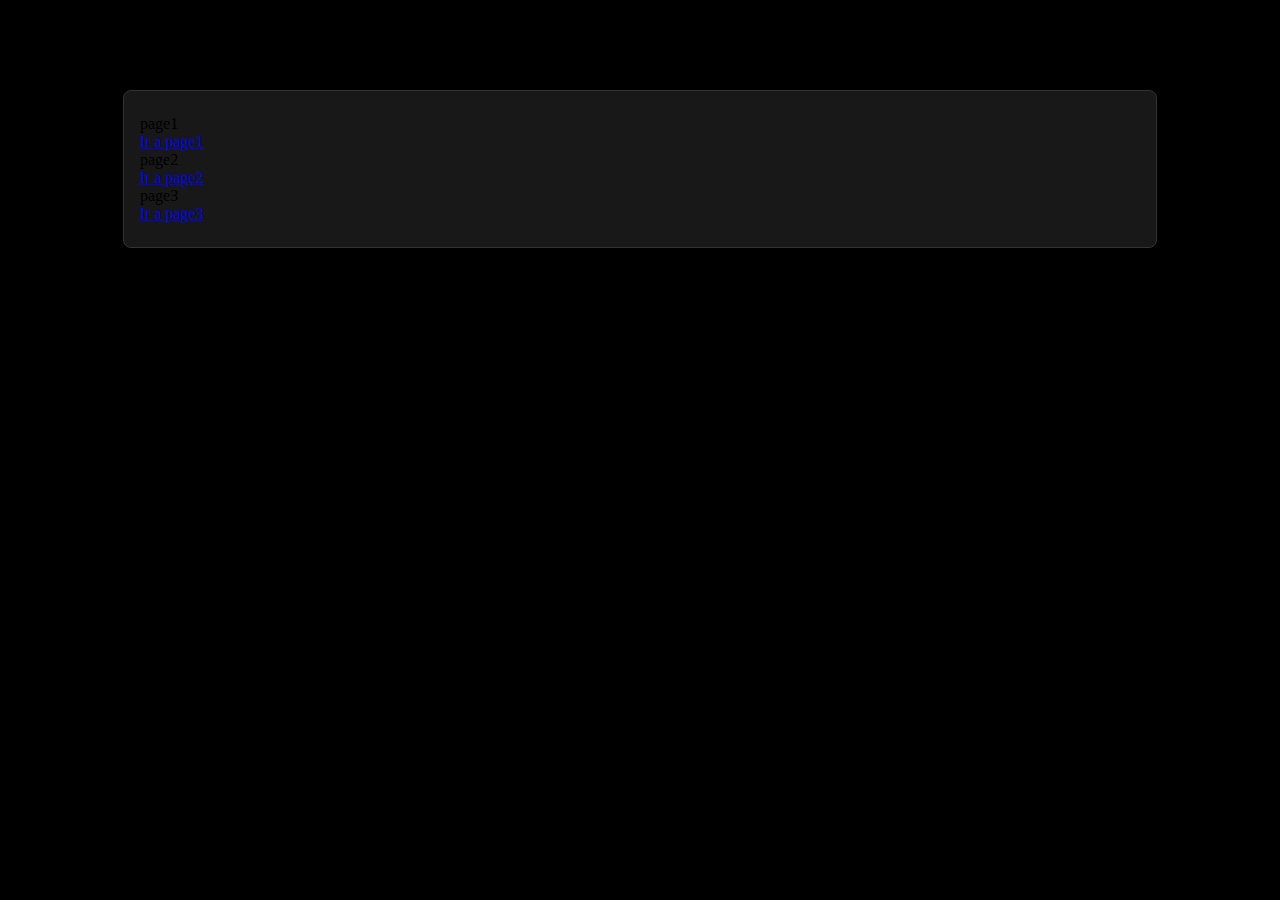
<file: index.html>
<!DOCTYPE html>
<html lang="es">
<head>
  <meta charset="UTF-8">
  <meta name="viewport" content="width=device-width, initial-scale=1.0">
  <title>3 Cards Animados</title>
  <link rel="stylesheet" href="style.css">
</head>
<body>
  <h1 class="main-title">Pagina Principal</h1>
  <div class="container">
    <div class="card">
      <div class="card-inner">
        <div class="card-front card-bg1">
          <span class="card-title">page1</span>
        </div>
        <div class="card-back">
          <a href="Nuñez-Delzo/page01.html">Ir a page1</a>
        </div>
      </div>
    </div>
    <div class="card">
      <div class="card-inner">
        <div class="card-front card-bg2">
          <span class="card-title">page2</span>
        </div>
        <div class="card-back">
          <a href="Mallqui-Cosme/page02.html">Ir a page2</a>
        </div>
      </div>
    </div>
    <div class="card">
      <div class="card-inner">
        <div class="card-front card-bg3">
          <span class="card-title">page3</span>
        </div>
        <div class="card-back">
          <a href="Solano-Ceras/page03.html">Ir a page3</a>
        </div>
      </div>
    </div>
  </div>
</body>
</html>
</file>
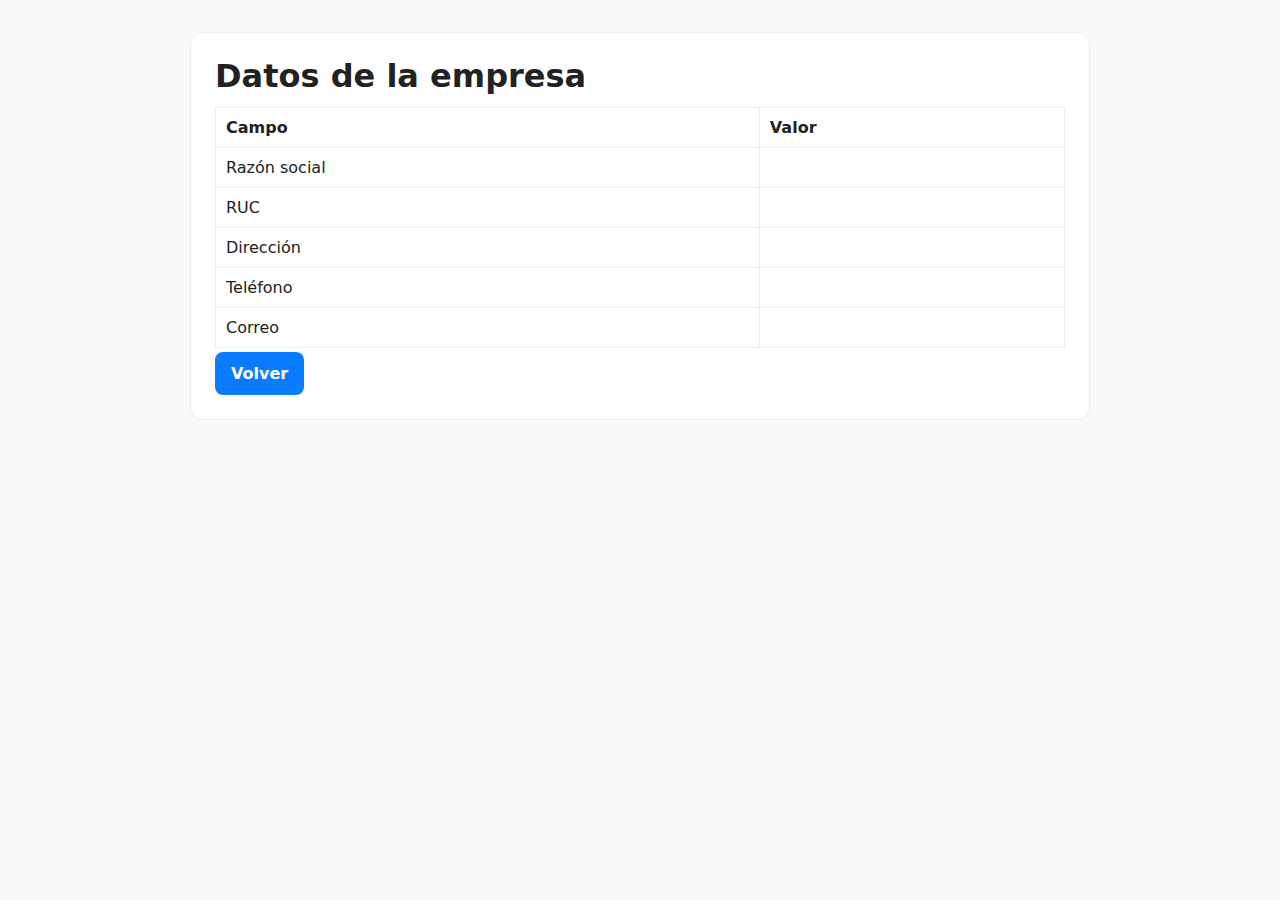
<file: empresa-resultado.html>
<!doctype html>
<html lang="es"><head>
  <meta charset="utf-8" /><meta name="viewport" content="width=device-width, initial-scale=1" />
  <title>Empresa — Resultado</title><link rel="stylesheet" href="styles.css" />
</head><body>
  <div class="container">
    <h1>Datos de la empresa</h1>
    <table class="table" id="tabla"></table>
    <div class="actions"><a class="btn" href="empresa.html">Volver</a></div>
  </div>
  <script>
    const p = new URLSearchParams(location.search);
    const rows = [
      ["Razón social", p.get("razon")],
      ["RUC", p.get("ruc")],
      ["Dirección", p.get("direccion")],
      ["Teléfono", p.get("telefono")],
      ["Correo", p.get("correo")]
    ];
    document.getElementById("tabla").innerHTML =
      `<tr><th>Campo</th><th>Valor</th></tr>` + rows.map(([k,v])=>`<tr><td>${k}</td><td>${v??""}</td></tr>`).join("");
  </script>
</body></html>
</file>
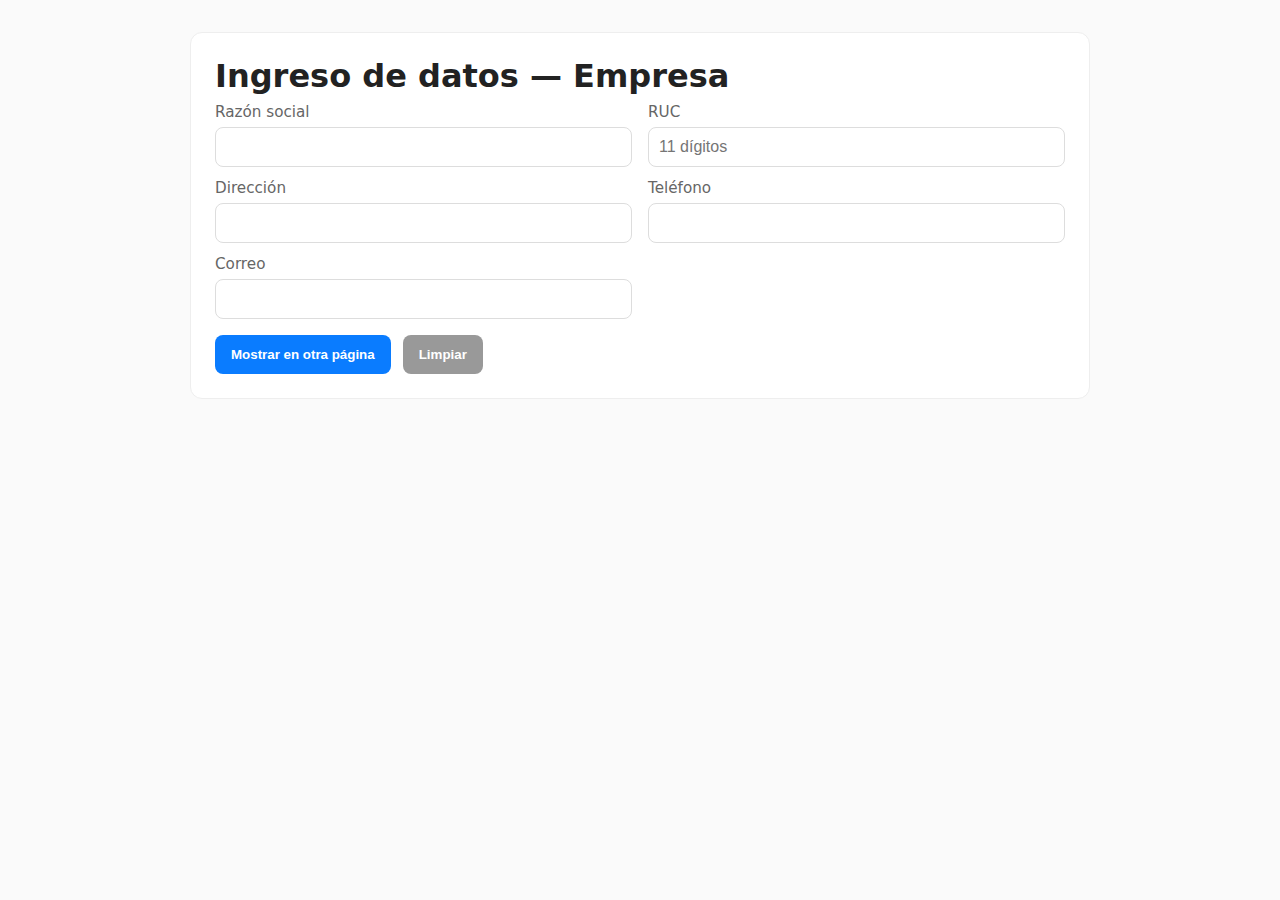
<file: empresa.html>
<!doctype html>
<html lang="es"><head>
  <meta charset="utf-8" /><meta name="viewport" content="width=device-width, initial-scale=1" />
  <title>Empresa — Ingreso</title><link rel="stylesheet" href="styles.css" />
</head><body>
  <div class="container">
    <h1>Ingreso de datos — Empresa</h1>
    <form action="empresa-resultado.html" method="get">
      <div class="form-row"><label for="razon">Razón social</label><input id="razon" name="razon" required /></div>
      <div class="form-row"><label for="ruc">RUC</label><input id="ruc" name="ruc" pattern="\\d{11}" placeholder="11 dígitos" required /></div>
      <div class="form-row"><label for="direccion">Dirección</label><input id="direccion" name="direccion" /></div>
      <div class="form-row"><label for="telefono">Teléfono</label><input id="telefono" name="telefono" type="tel" /></div>
      <div class="form-row"><label for="correo">Correo</label><input id="correo" name="correo" type="email" required /></div>
      <div class="actions">
        <button type="submit">Mostrar en otra página</button>
        <button type="reset" class="btn" style="background:#999">Limpiar</button>
      </div>
    </form>
  </div>
</body></html>
</file>
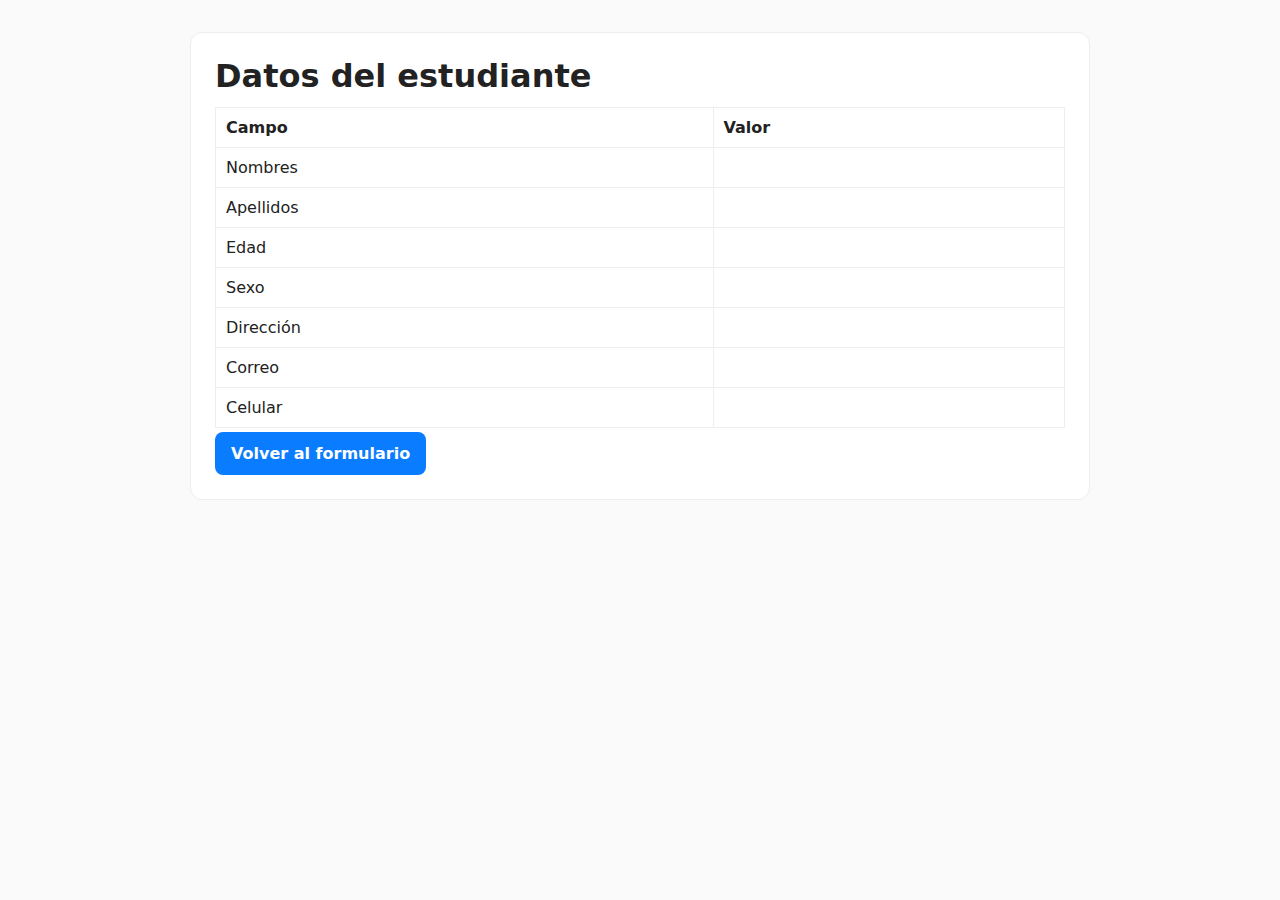
<file: estudiante-resultado.html>
<!doctype html>
<html lang="es">
<head>
  <meta charset="utf-8" />
  <meta name="viewport" content="width=device-width, initial-scale=1" />
  <title>Estudiante — Resultado</title>
  <link rel="stylesheet" href="styles.css" />
</head>
<body>
  <div class="container">
    <h1>Datos del estudiante</h1>
    <table class="table" id="tabla"></table>
    <div class="actions">
      <a class="btn" href="estudiante.html">Volver al formulario</a>
    </div>
  </div>
  <script>
    const params = new URLSearchParams(location.search);
    const entries = [
      ["Nombres", params.get("nombres")],
      ["Apellidos", params.get("apellidos")],
      ["Edad", params.get("edad")],
      ["Sexo", params.get("sexo")],
      ["Dirección", params.get("direccion")],
      ["Correo", params.get("correo")],
      ["Celular", params.get("celular")]
    ];
    const table = document.getElementById("tabla");
    table.innerHTML = `<tr><th>Campo</th><th>Valor</th></tr>` + 
      entries.map(([k,v]) => `<tr><td>${k}</td><td>${v ?? ""}</td></tr>`).join("");
  </script>
</body>
</html>
</file>
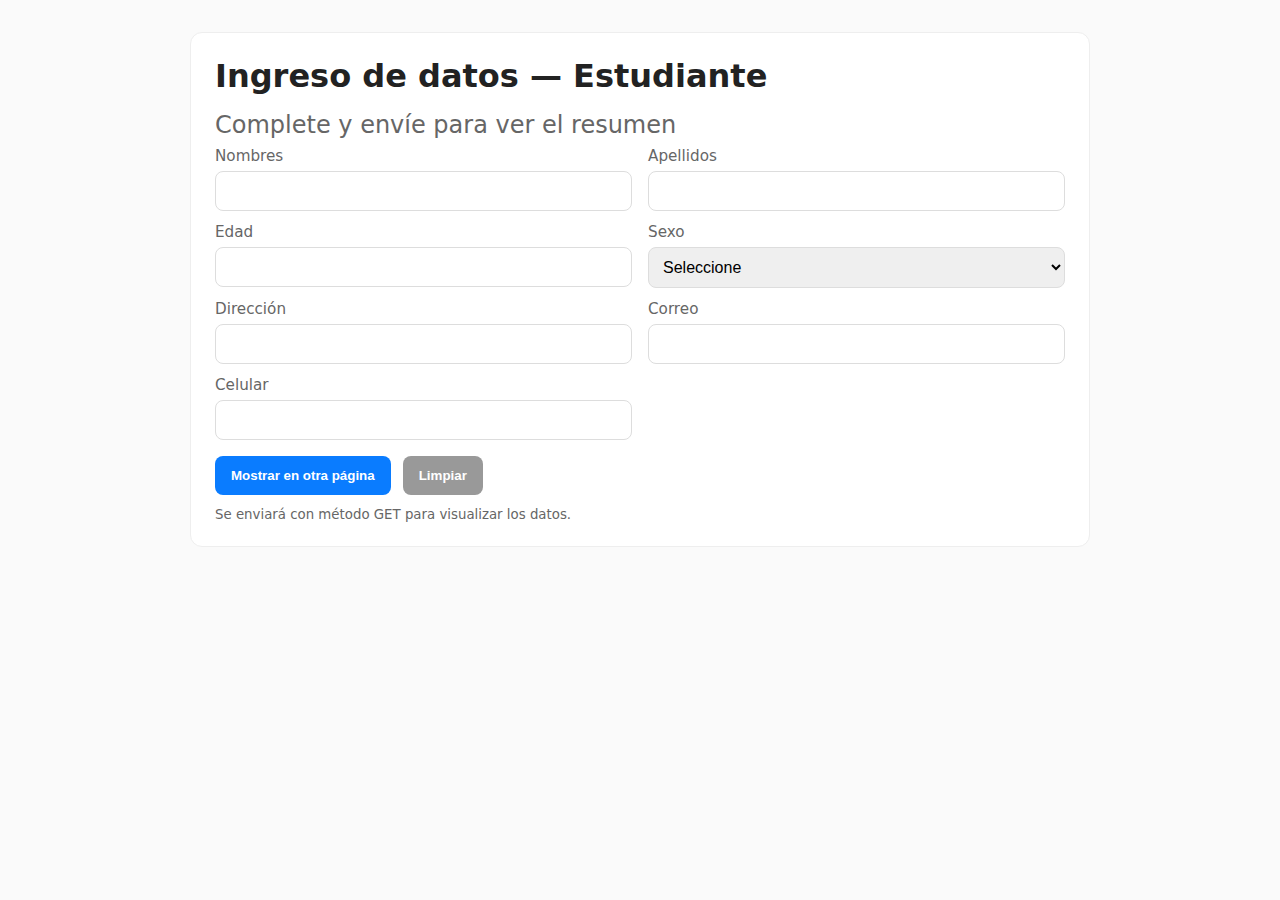
<file: estudiante.html>
<!doctype html>
<html lang="es">
<head>
  <meta charset="utf-8" />
  <meta name="viewport" content="width=device-width, initial-scale=1" />
  <title>Estudiante — Ingreso de datos</title>
  <link rel="stylesheet" href="styles.css" />
</head>
<body>
  <div class="container">
    <h1>Ingreso de datos — Estudiante</h1>
    <h2>Complete y envíe para ver el resumen</h2>
    <form action="estudiante-resultado.html" method="get">
      <div class="form-row"><label for="nombres">Nombres</label><input id="nombres" name="nombres" required /></div>
      <div class="form-row"><label for="apellidos">Apellidos</label><input id="apellidos" name="apellidos" required /></div>
      <div class="form-row"><label for="edad">Edad</label><input id="edad" name="edad" type="number" min="0" required /></div>
      <div class="form-row">
        <label for="sexo">Sexo</label>
        <select id="sexo" name="sexo" required>
          <option value="">Seleccione</option>
          <option>Femenino</option><option>Masculino</option><option>Otro</option><option>Prefiero no decir</option>
        </select>
      </div>
      <div class="form-row"><label for="direccion">Dirección</label><input id="direccion" name="direccion" /></div>
      <div class="form-row"><label for="correo">Correo</label><input id="correo" name="correo" type="email" required /></div>
      <div class="form-row"><label for="celular">Celular</label><input id="celular" name="celular" type="tel" /></div>
      <div class="actions">
        <button type="submit">Mostrar en otra página</button>
        <button type="reset" class="btn" style="background:#999">Limpiar</button>
      </div>
      <small class="hint">Se enviará con método GET para visualizar los datos.</small>
    </form>
  </div>
</body>
</html>
</file>
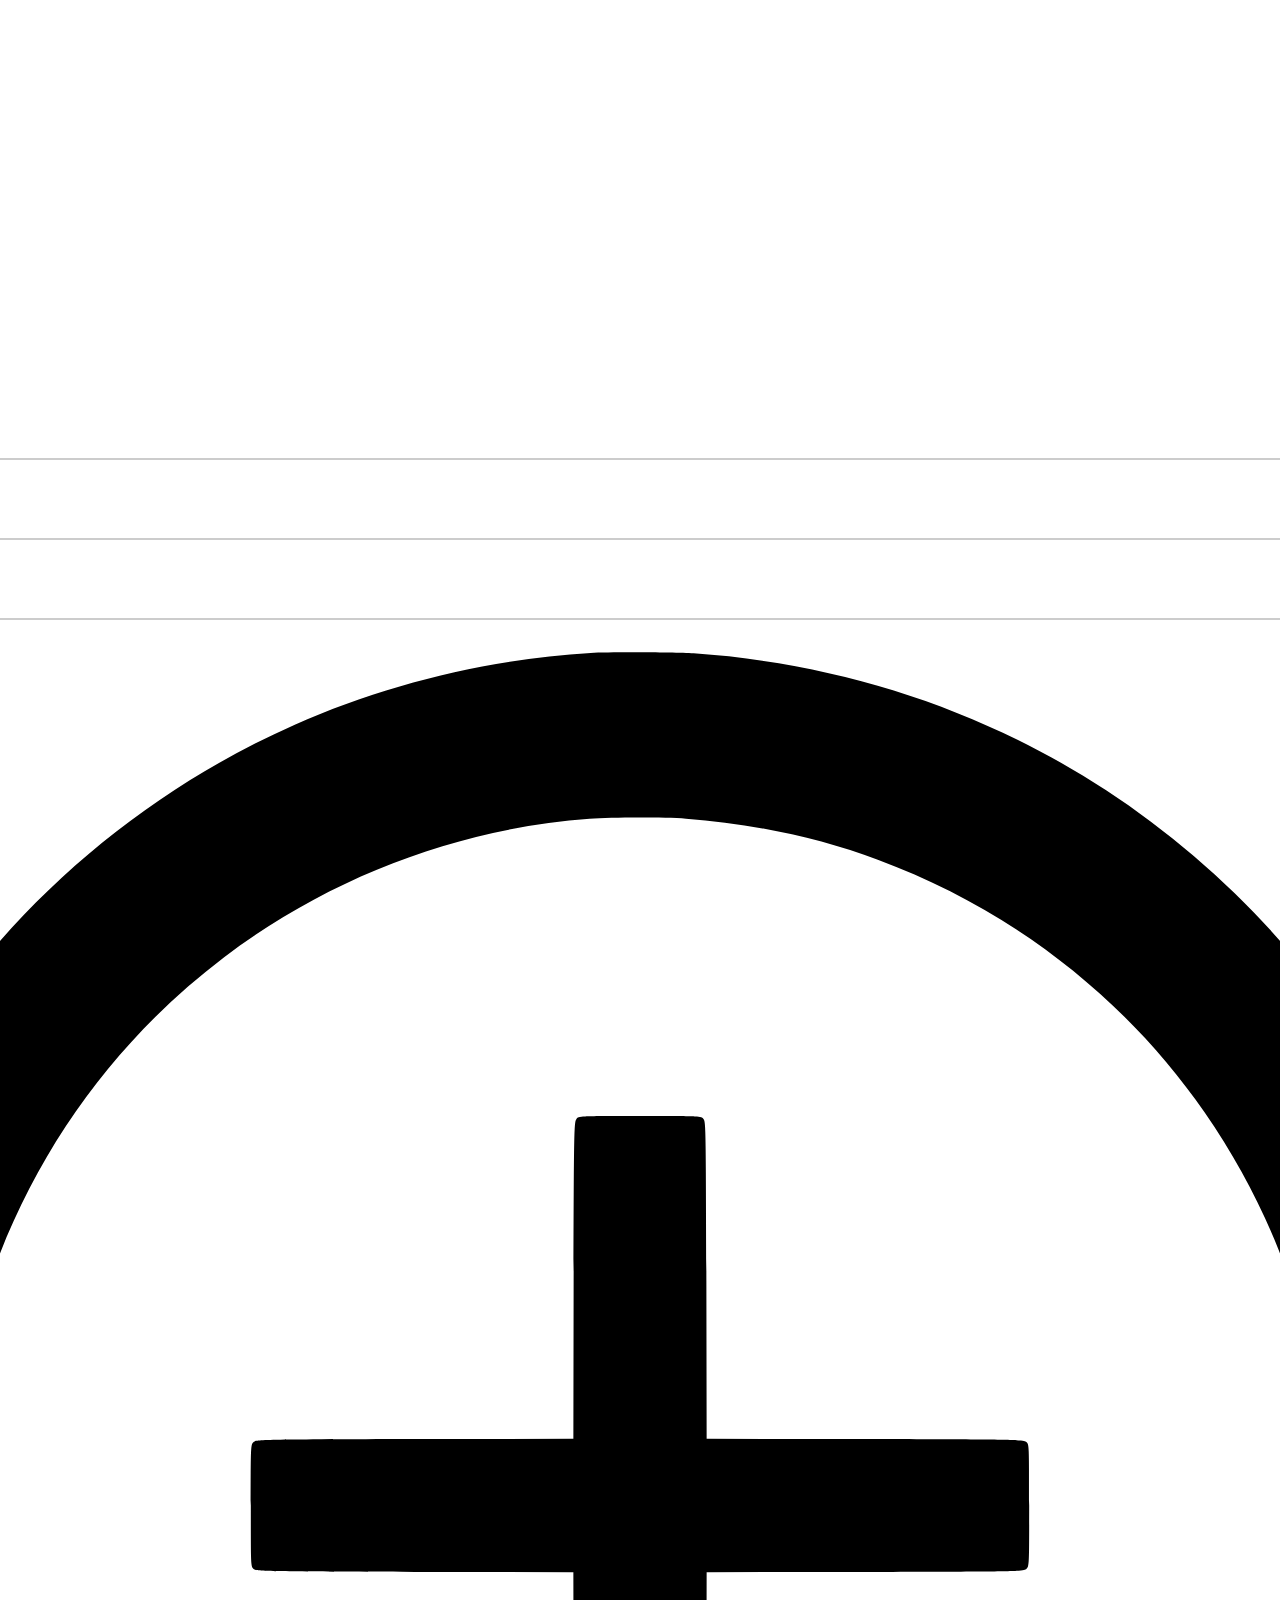
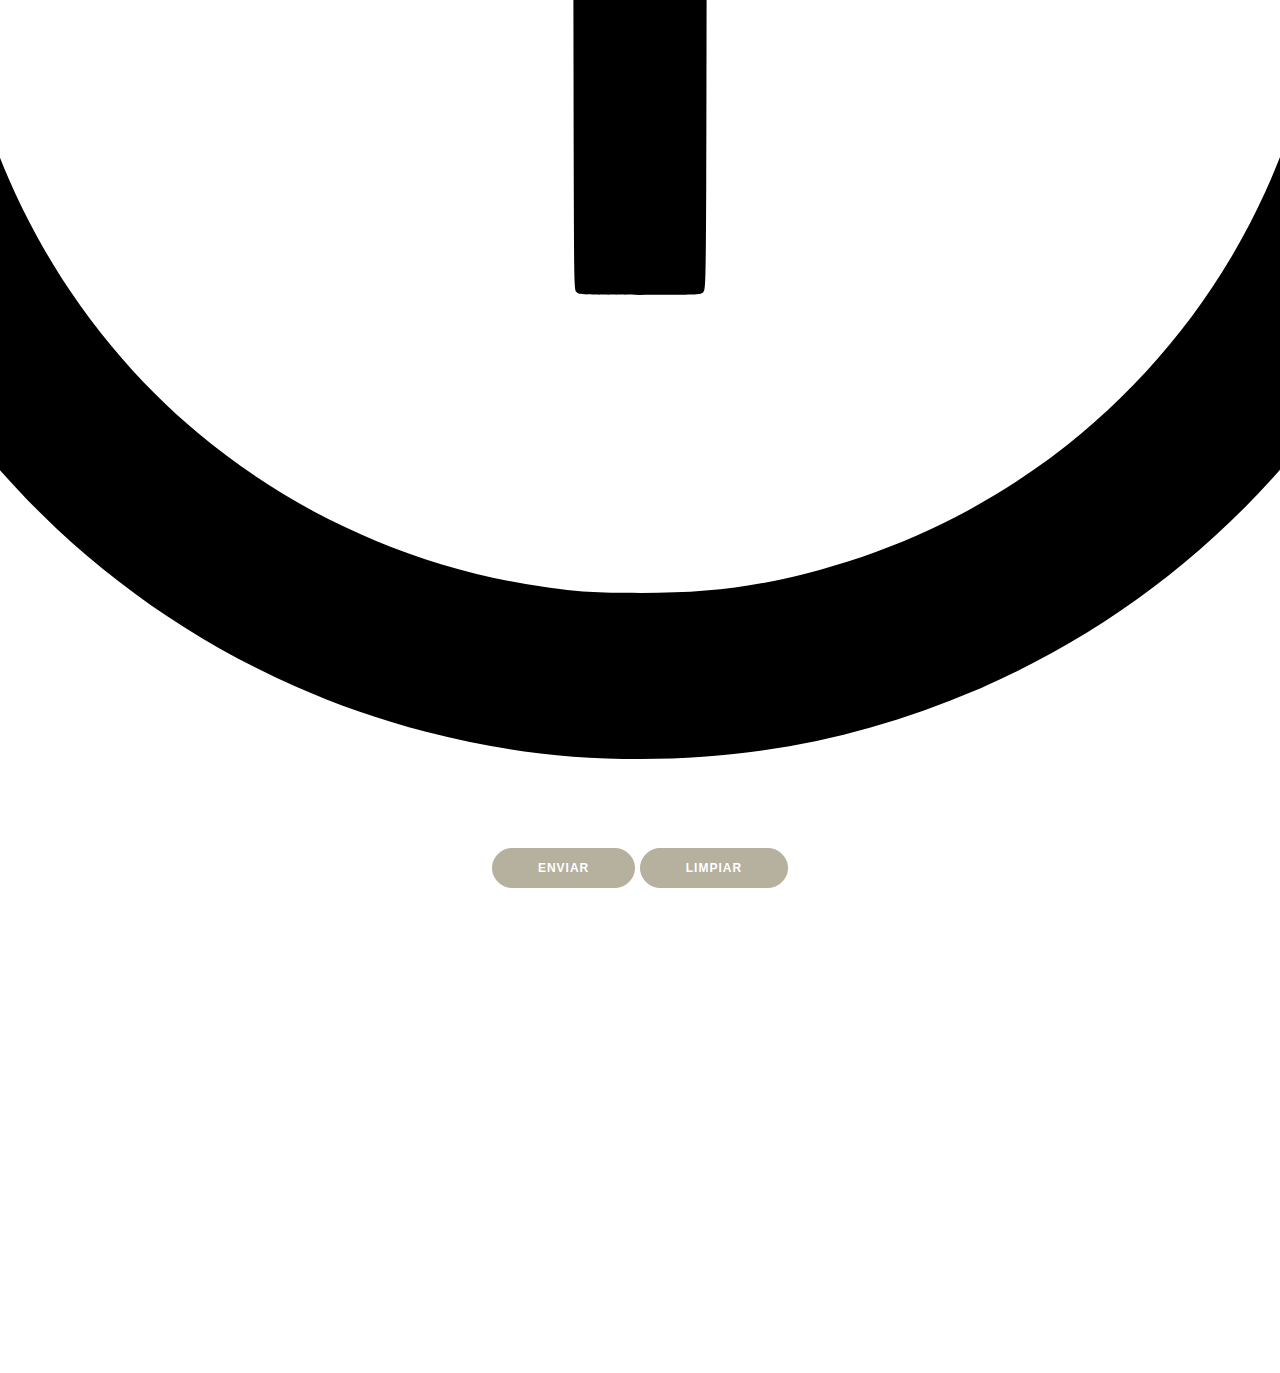
<file: page01.html>
<!DOCTYPE html>
<html lang="es">
<head>
  <meta charset="UTF-8">
  <title>Ventana con Formulario e Iconos SVG</title>
  <link rel="stylesheet" href="page01.css">
</head>
<body>
  <div class="window">
    <div class="window-header">
      <!-- Iconos SVG externos -->
      <img src="icono-home.svg" alt="Home" class="icon-svg icon-home">
      <img src="icono-usuario.svg" alt="Usuario" class="icon-svg">
      <img src="icono-correo.svg" alt="Correo" class="icon-svg">
      <img src="icono-engranaje.svg" alt="Engranaje" class="icon-svg">
    </div>
    <form class="window-form">
      <div class="input-group">
        <input type="text" id="name" name="name" required placeholder=" ">
        <label for="name">Nombre</label>
      </div>
      <div class="input-group">
        <input type="email" id="email" name="email" required placeholder=" ">
        <label for="email">Correo electrónico</label>
      </div>
      <div class="input-group">
        <input type="text" id="item" name="item" required placeholder=" ">
        <label for="item">Item</label>
      </div>
      <div class="input-group image-group">
        <label class="image-label">Imagen</label>
        <div class="image-drop">
          <img src="icono-imagen.svg" alt="Imagen" class="image-logo">
          
        </div>
      </div>
      <div class="checkbox-group">
        <input type="checkbox" id="agree" name="agree">
        <label for="agree">¿Está de acuerdo?</label>
      </div>
      <div class="button-group">
        <button type="submit">Enviar</button>
        <button type="reset">Limpiar</button>
      </div>
    </form>
  </div>
</body>
</html>
</file>
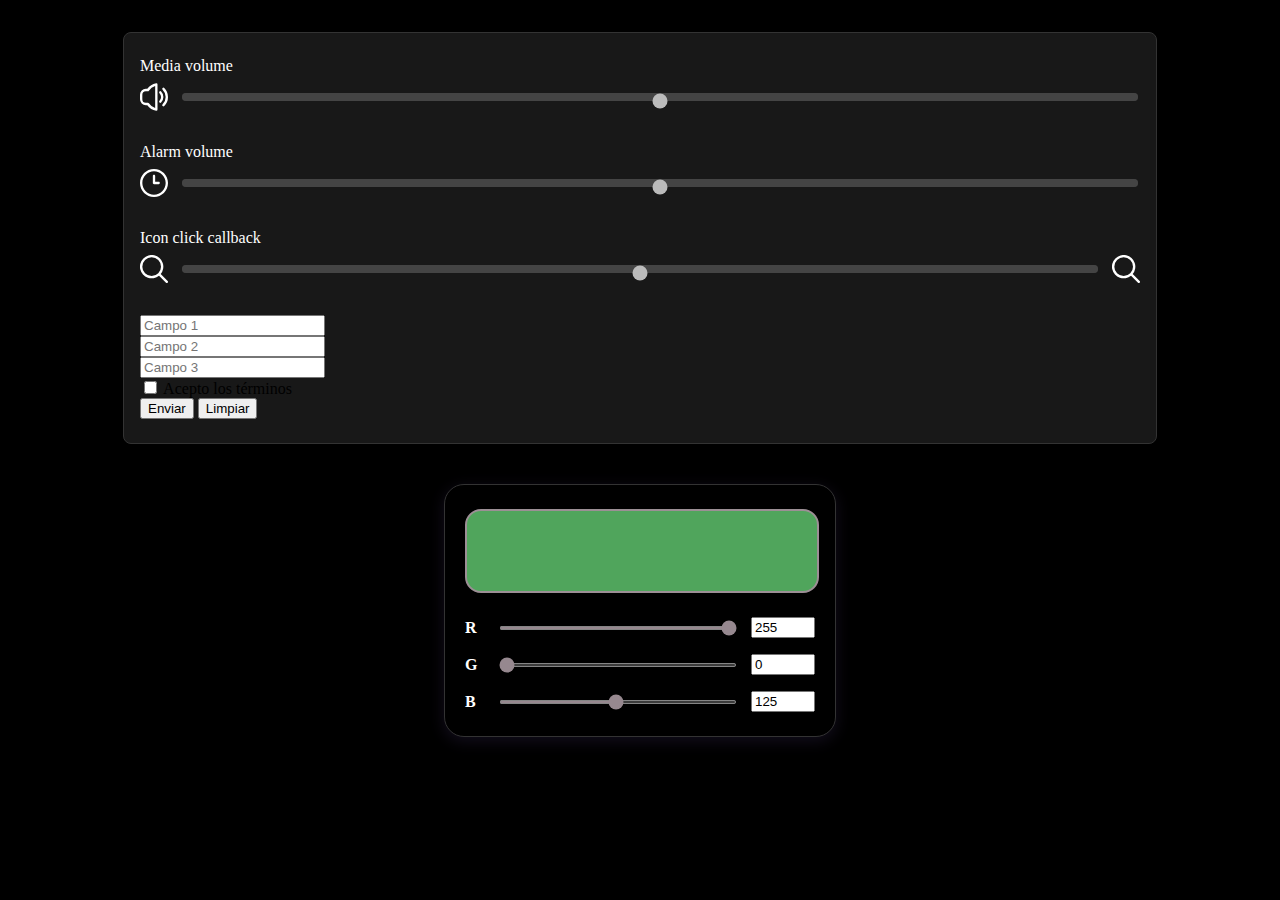
<file: page02.html>
<!DOCTYPE html>
<html lang="es">
<head>
    <meta charset="UTF-8">
    <meta name="viewport" content="width=device-width, initial-scale=1.0">
    <title>Interfaz</title>
    <link rel="stylesheet" href="page02.css">
</head>
<body>
    <div class="container">
    <div class="slider-row">
        <span class="slider-label">Media volume</span>
        <div class="slider-container">
            <img src="img/media.svg" alt="Media Icon" class="icon" />
            <input type="range" class="slider" min="0" max="100" step="1">
        </div>
    </div>
    <div class="slider-row">
        <span class="slider-label">Alarm volume</span>
        <div class="slider-container">
            <img src="img/alarm.svg" alt="Alarm Icon" class="icon" />
            <input type="range" class="slider" min="0" max="100" step="1">
        </div>
    </div>
    <div class="slider-row">
        <span class="slider-label">Icon click callback</span>
        <div class="slider-container">
            <img src="img/search.svg" alt="Search Icon" class="icon" />
            <input type="range" class="slider" min="0" max="100" step="1">
            <img src="img/search.svg" alt="Search Icon" class="icon right" />
        </div>
    </div>
    <form class="custom-form" style="margin-top:32px;">
        <div class="form-field">
            <input type="text" placeholder="Campo 1">
        </div>
        <div class="form-field">
            <input type="text" placeholder="Campo 2">
        </div>
        <div class="form-field">
            <input type="text" placeholder="Campo 3">
        </div>
        <div class="form-field">
            <label>
                <input type="checkbox"> Acepto los términos
            </label>
        </div>
        <div class="form-buttons">
            <button type="submit">Enviar</button>
            <button type="reset">Limpiar</button>
        </div>
    </form>
</div>

    
<div class="color-card">
    <div class="color-preview"></div>
    <div class="color-controls">
        <div class="color-row">
            <label for="rRange">R</label>
            <input type="range" id="rRange" min="0" max="255" value="255">
            <input type="number" id="rValue" min="0" max="255" value="255">
        </div>
        <div class="color-row">
            <label for="gRange">G</label>
            <input type="range" id="gRange" min="0" max="255" value="0">
            <input type="number" id="gValue" min="0" max="255" value="0">
        </div>
        <div class="color-row">
            <label for="bRange">B</label>
            <input type="range" id="bRange" min="0" max="255" value="125">
            <input type="number" id="bValue" min="0" max="255" value="125">
        </div>
    </div>
</div>
</body>
</html>
</file>
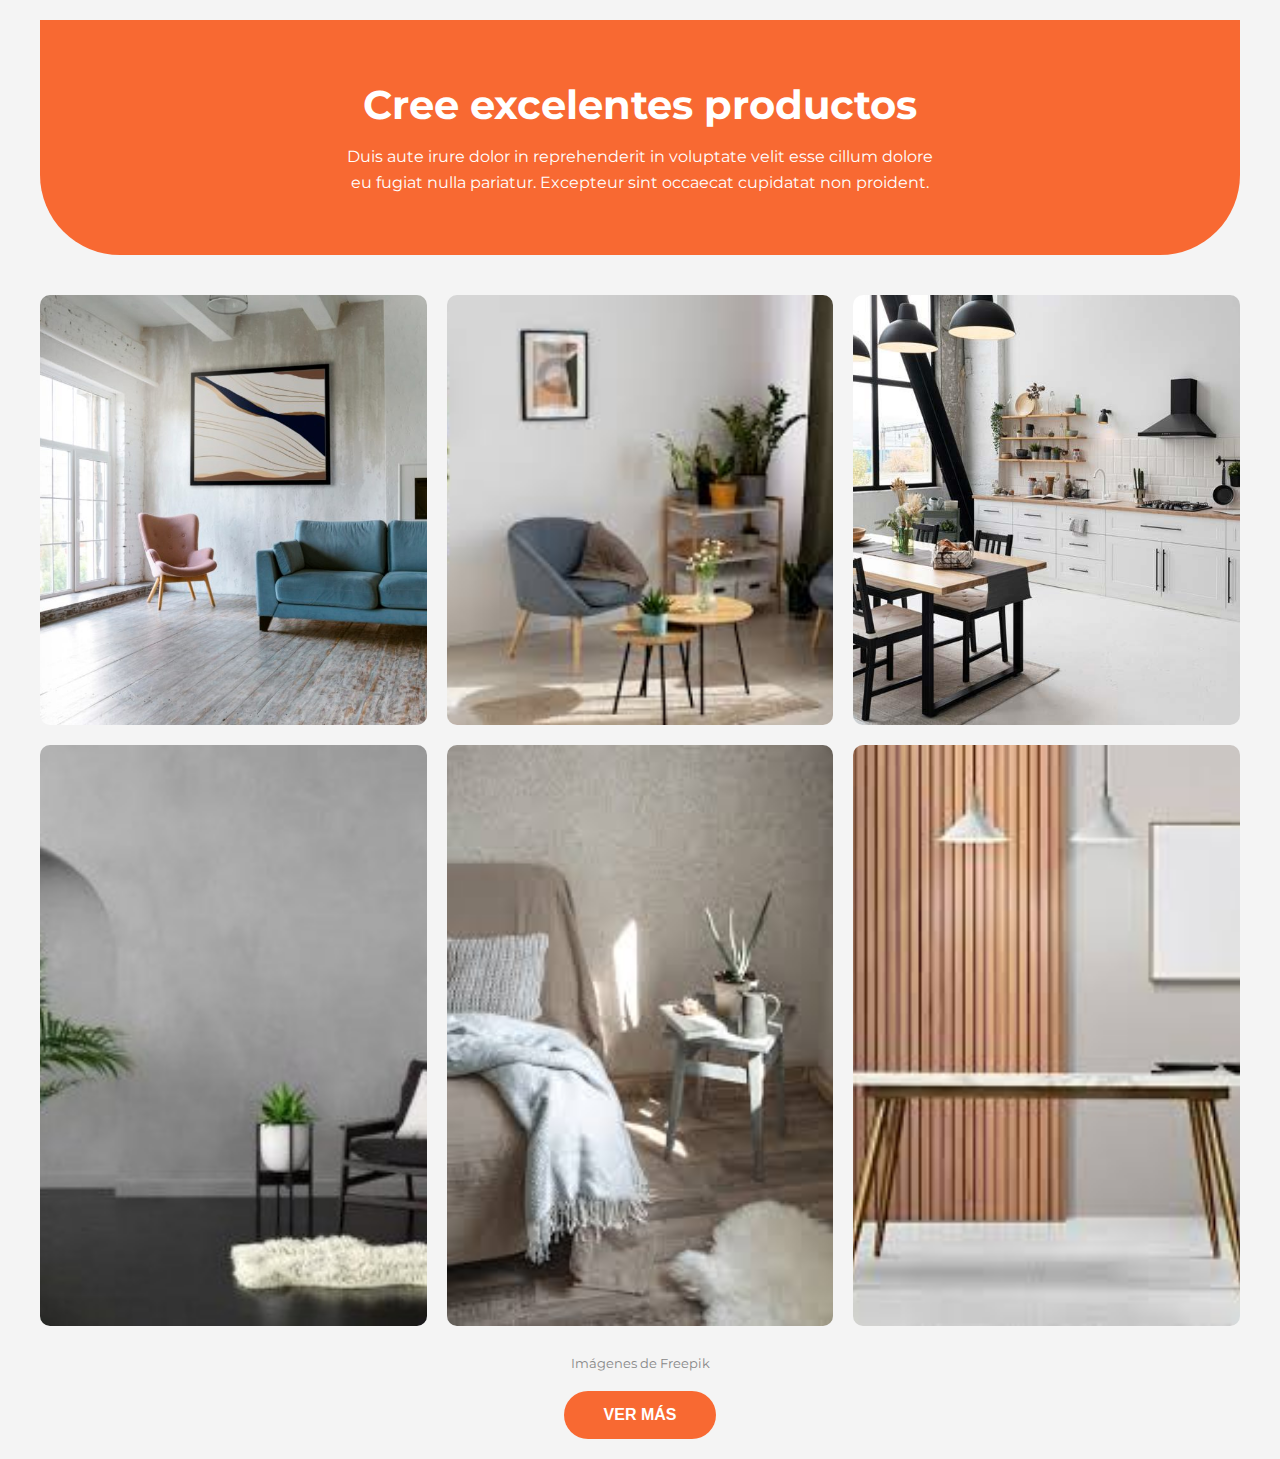
<file: page03.html>
<!DOCTYPE html>
<html lang="es">
<head>
    <meta charset="UTF-8">
    <meta name="viewport" content="width=device-width, initial-scale=1.0">
    <title>Productos Excelentes</title>
    <link rel="stylesheet" href="css/style.css">
    <link rel="preconnect" href="https://fonts.googleapis.com">
    <link rel="preconnect" href="https://fonts.gstatic.com" crossorigin>
    <link href="https://fonts.googleapis.com/css2?family=Montserrat:wght@400;700&display=swap" rel="stylesheet">
</head>
<body>

    <div class="container">
        <header class="header">
            <h1>Cree excelentes productos</h1>
            <p>Duis aute irure dolor in reprehenderit in voluptate velit esse cillum dolore eu fugiat nulla pariatur. Excepteur sint occaecat cupidatat non proident.</p>
        </header>

        <main class="gallery-container">
            <div class="gallery-item">
                <img src="images/image1.jpg" alt="Diseño de sala de estar">
            </div>
            <div class="gallery-item">
                <img src="images/image2.jpeg" alt="Rincón de lectura">
            </div>
            <div class="gallery-item">
                <img src="images/image3.jpeg" alt="Cocina moderna">
            </div>
            <div class="gallery-item">
                <img src="images/image4.jpg" alt="Espacio minimalista">
            </div>
            <div class="gallery-item">
                <img src="images/image5.jpeg" alt="Dormitorio acogedor">
            </div>
            <div class="gallery-item">
                <img src="images/image6.jpeg" alt="Comedor con pared de madera">
            </div>
        </main>

        <footer class="footer">
            <p class="credits">Imágenes de Freepik</p>
            <button class="btn">VER MÁS</button>
        </footer>
    </div>

</body>
</html>
</file>
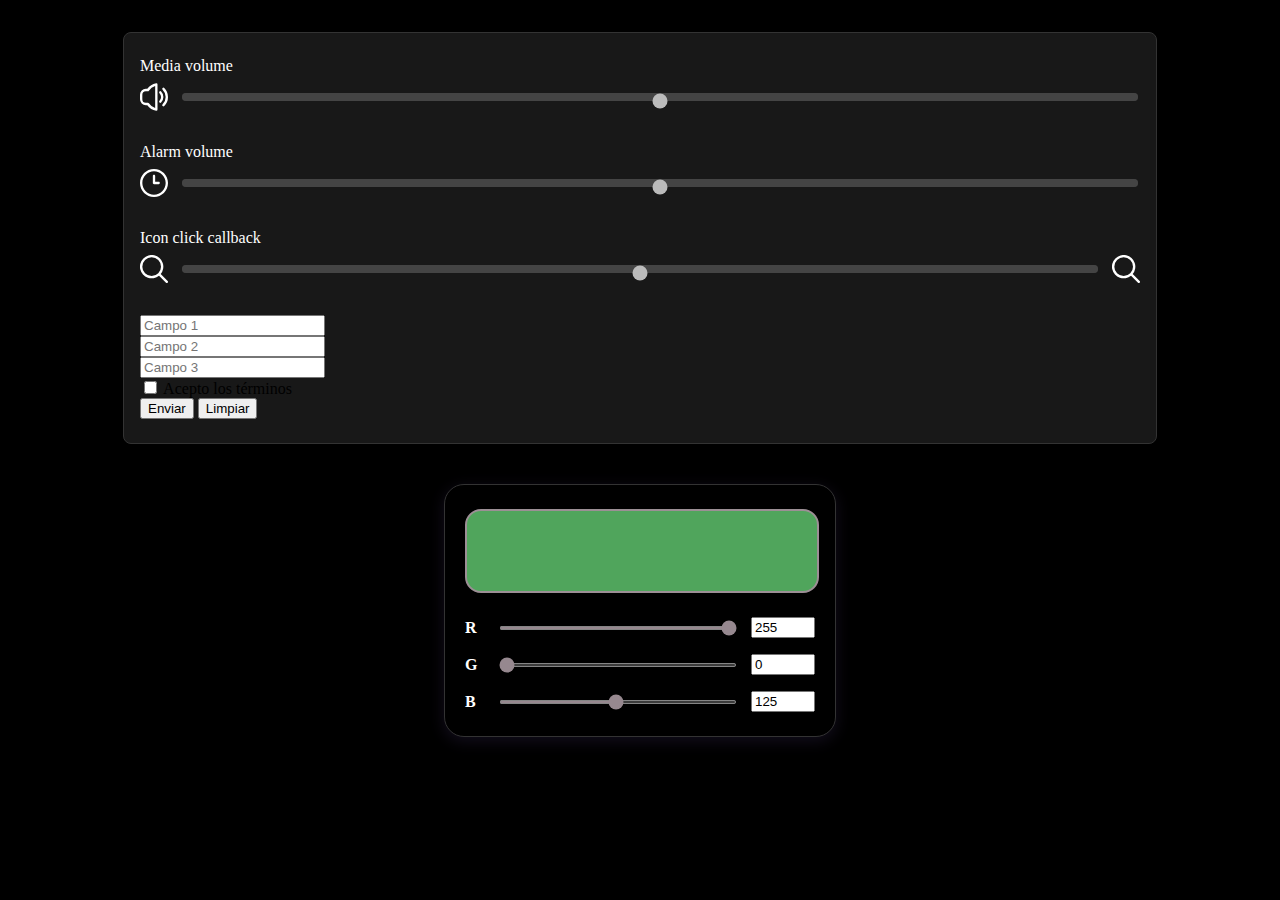
<file: page2.html>
<!DOCTYPE html>
<html lang="es">
<head>
    <meta charset="UTF-8">
    <meta name="viewport" content="width=device-width, initial-scale=1.0">
    <title>Interfaz</title>
    <link rel="stylesheet" href="style.css">
</head>
<body>
    <div class="container">
    <div class="slider-row">
        <span class="slider-label">Media volume</span>
        <div class="slider-container">
            <img src="img/media.svg" alt="Media Icon" class="icon" />
            <input type="range" class="slider" min="0" max="100" step="1">
        </div>
    </div>
    <div class="slider-row">
        <span class="slider-label">Alarm volume</span>
        <div class="slider-container">
            <img src="img/alarm.svg" alt="Alarm Icon" class="icon" />
            <input type="range" class="slider" min="0" max="100" step="1">
        </div>
    </div>
    <div class="slider-row">
        <span class="slider-label">Icon click callback</span>
        <div class="slider-container">
            <img src="img/search.svg" alt="Search Icon" class="icon" />
            <input type="range" class="slider" min="0" max="100" step="1">
            <img src="img/search.svg" alt="Search Icon" class="icon right" />
        </div>
    </div>
    <form class="custom-form" style="margin-top:32px;">
        <div class="form-field">
            <input type="text" placeholder="Campo 1">
        </div>
        <div class="form-field">
            <input type="text" placeholder="Campo 2">
        </div>
        <div class="form-field">
            <input type="text" placeholder="Campo 3">
        </div>
        <div class="form-field">
            <label>
                <input type="checkbox"> Acepto los términos
            </label>
        </div>
        <div class="form-buttons">
            <button type="submit">Enviar</button>
            <button type="reset">Limpiar</button>
        </div>
    </form>
</div>

    
<div class="color-card">
    <div class="color-preview"></div>
    <div class="color-controls">
        <div class="color-row">
            <label for="rRange">R</label>
            <input type="range" id="rRange" min="0" max="255" value="255">
            <input type="number" id="rValue" min="0" max="255" value="255">
        </div>
        <div class="color-row">
            <label for="gRange">G</label>
            <input type="range" id="gRange" min="0" max="255" value="0">
            <input type="number" id="gValue" min="0" max="255" value="0">
        </div>
        <div class="color-row">
            <label for="bRange">B</label>
            <input type="range" id="bRange" min="0" max="255" value="125">
            <input type="number" id="bValue" min="0" max="255" value="125">
        </div>
    </div>
</div>
</body>
</html>
</file>
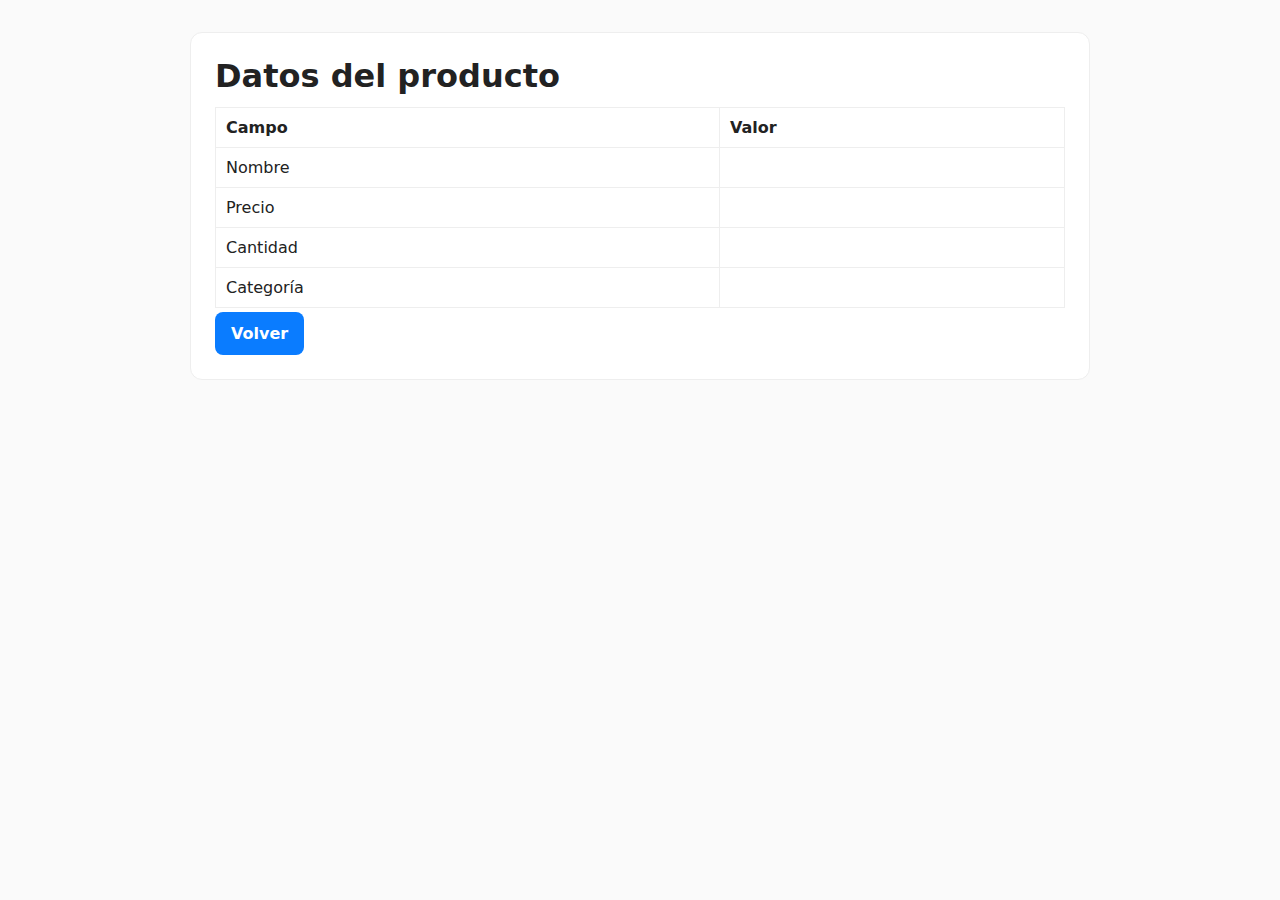
<file: producto-resultado.html>
<!doctype html>
<html lang="es"><head>
  <meta charset="utf-8" /><meta name="viewport" content="width=device-width, initial-scale=1" />
  <title>Producto — Resultado</title><link rel="stylesheet" href="styles.css" />
</head><body>
  <div class="container">
    <h1>Datos del producto</h1>
    <table class="table" id="tabla"></table>
    <div class="actions"><a class="btn" href="producto.html">Volver</a></div>
  </div>
  <script>
    const p = new URLSearchParams(location.search);
    const rows = [
      ["Nombre", p.get("nombre")],
      ["Precio", p.get("precio")],
      ["Cantidad", p.get("cantidad")],
      ["Categoría", p.get("categoria")]
    ];
    const t = document.getElementById("tabla");
    t.innerHTML = `<tr><th>Campo</th><th>Valor</th></tr>` + rows.map(r=>`<tr><td>${r[0]}</td><td>${r[1]??""}</td></tr>`).join("");
  </script>
</body></html>
</file>
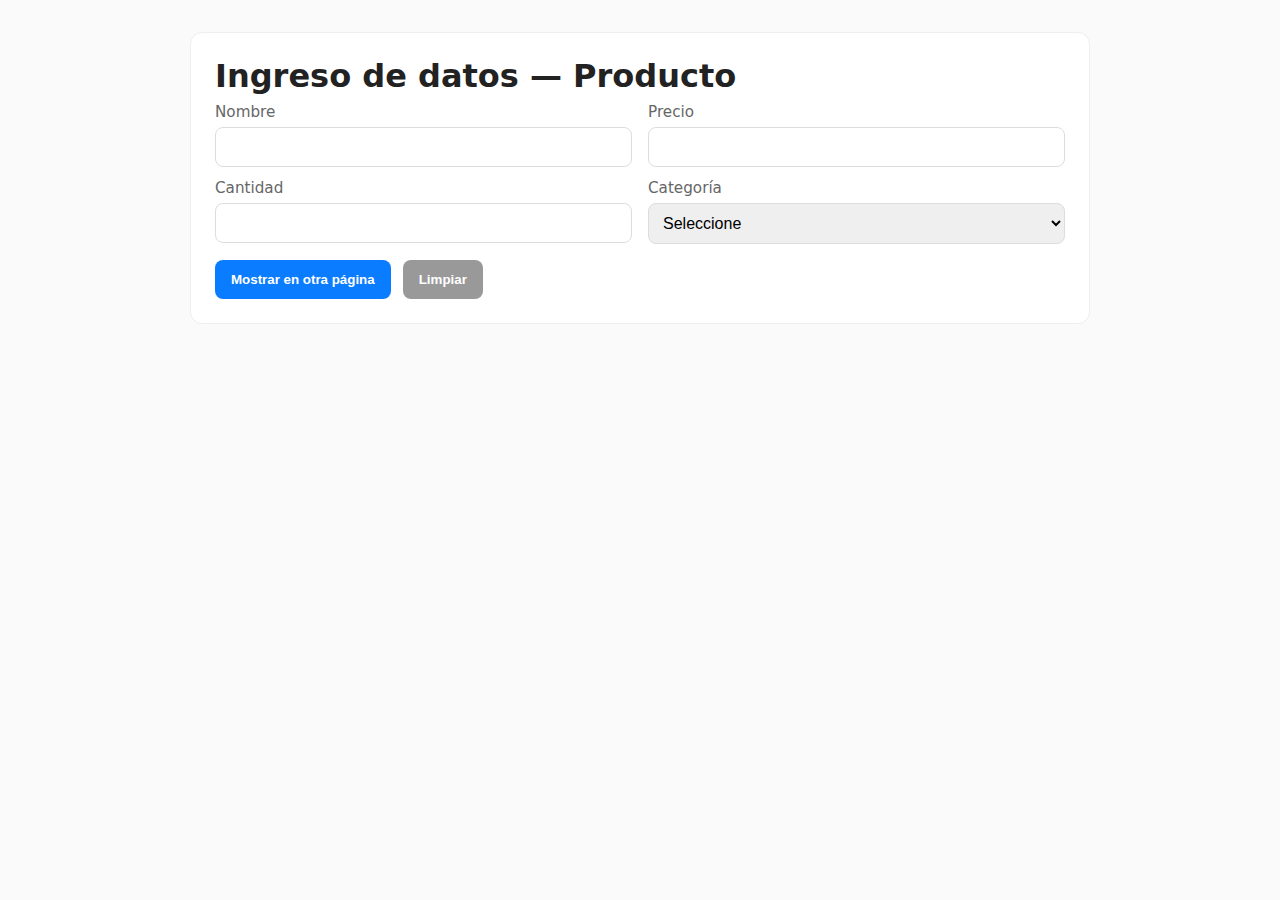
<file: producto.html>
<!doctype html>
<html lang="es">

<head>
  <meta charset="utf-8" />
  <meta name="viewport" content="width=device-width, initial-scale=1" />
  <title>Producto — Ingreso</title>
  <link rel="stylesheet" href="styles.css" />
</head>

<body>
  <div class="container">
    <h1>Ingreso de datos — Producto</h1>
    <form action="producto-resultado.html" method="get">
      <div class="form-row"><label for="nombre">Nombre</label><input id="nombre" name="nombre" required /></div>
      <div class="form-row"><label for="precio">Precio</label><input id="precio" name="precio" type="number" step="0.01"
          min="0" required /></div>
      <div class="form-row"><label for="cantidad">Cantidad</label><input id="cantidad" name="cantidad" type="number"
          min="0" required /></div>
      <div class="form-row">
        <label for="categoria">Categoría</label>
        <select id="categoria" name="categoria" required>
          <option value="">Seleccione</option>
          <option>Electrónicos</option>
          <option>Ropa</option>
          <option>Alimentos</option>
          <option>Otros</option>
        </select>
      </div>
      <div class="actions">
        <button type="submit">Mostrar en otra página</button>
        <button type="reset" class="btn" style="background:#999">Limpiar</button>
      </div>
    </form>
  </div>
</body>

</html>
</file>
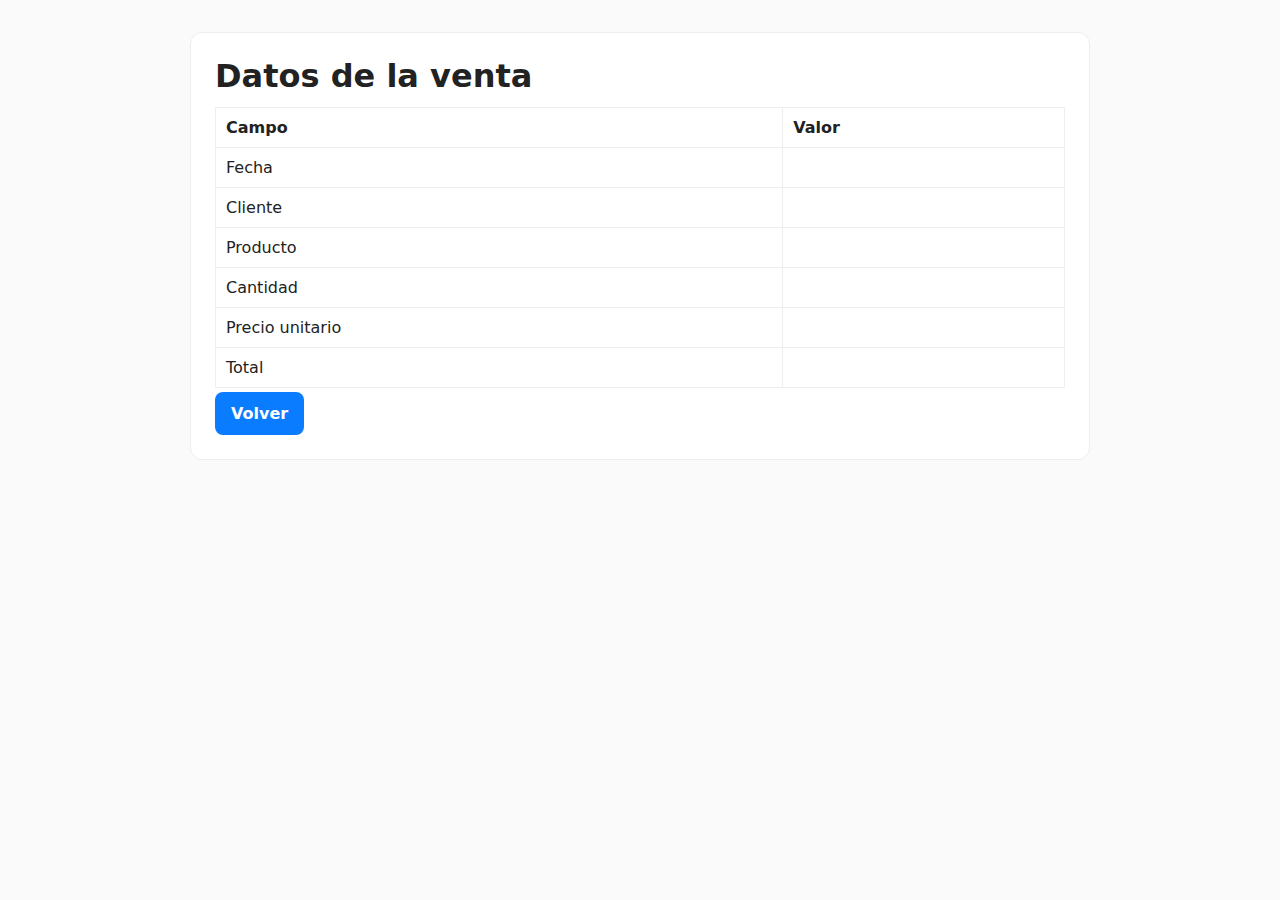
<file: venta-resultado.html>
<!doctype html>
<html lang="es"><head>
  <meta charset="utf-8" /><meta name="viewport" content="width=device-width, initial-scale=1" />
  <title>Venta — Resultado</title><link rel="stylesheet" href="styles.css" />
</head><body>
  <div class="container">
    <h1>Datos de la venta</h1>
    <table class="table" id="tabla"></table>
    <div class="actions"><a class="btn" href="venta.html">Volver</a></div>
  </div>
  <script>
    const p = new URLSearchParams(location.search);
    const rows = [
      ["Fecha", p.get("fecha")],
      ["Cliente", p.get("cliente")],
      ["Producto", p.get("producto")],
      ["Cantidad", p.get("cantidad")],
      ["Precio unitario", p.get("precio")],
      ["Total", p.get("total")]
    ];
    document.getElementById("tabla").innerHTML =
      `<tr><th>Campo</th><th>Valor</th></tr>` + rows.map(([k,v])=>`<tr><td>${k}</td><td>${v??""}</td></tr>`).join("");
  </script>
</body></html>
</file>
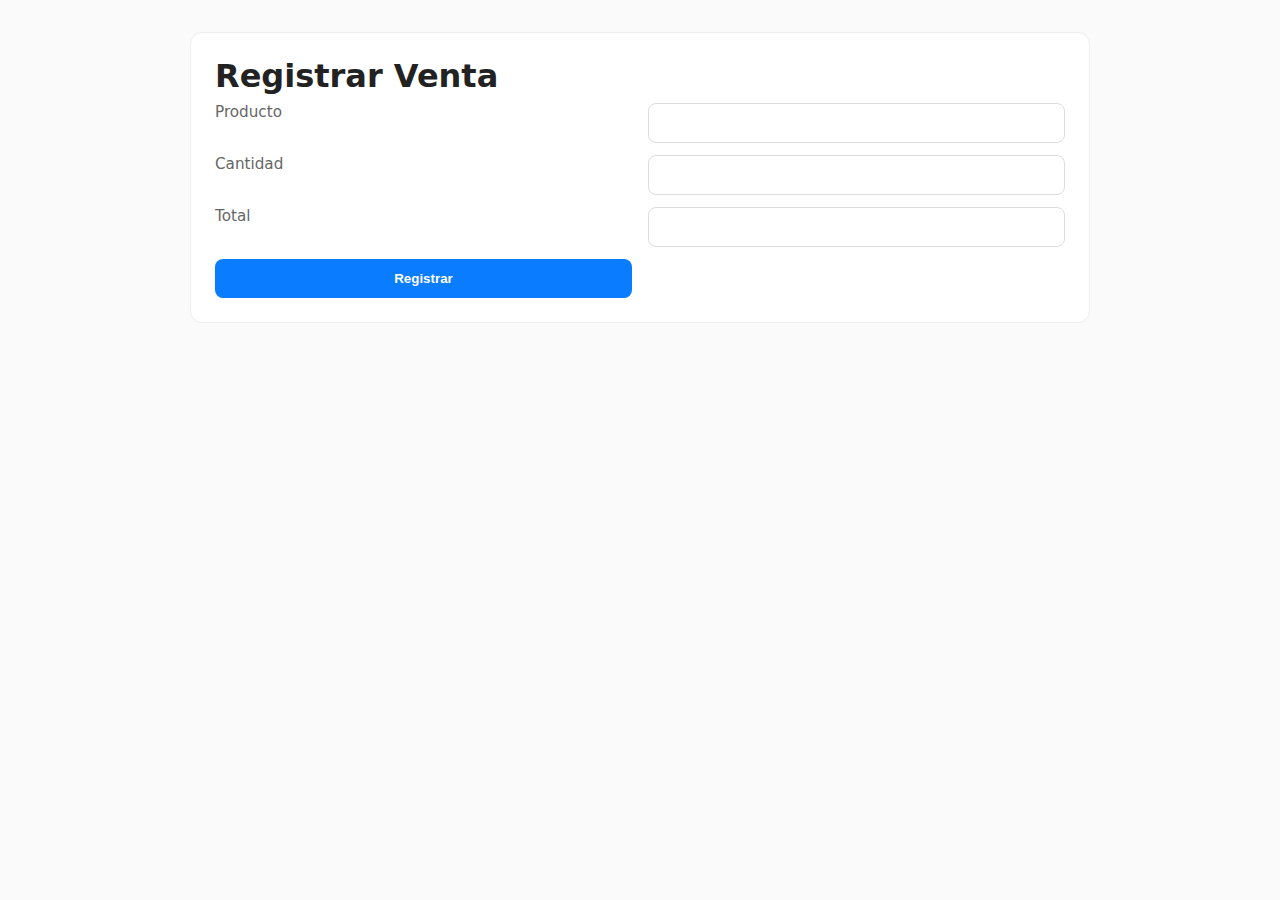
<file: venta.html>
<!doctype html>
<html lang="es">
<head>
  <meta charset="utf-8" />
  <title>Venta - Nuevo</title>
  <link rel="stylesheet" href="styles.css">
</head>
<body>
  <div class="container">
    <h1>Registrar Venta</h1>
    <form action="venta-resultado.html" method="get">
      <label for="prod">Producto</label>
      <input id="prod" name="producto">

      <label for="cant">Cantidad</label>
      <input id="cant" name="cantidad" type="number">

      <label for="total">Total</label>
      <input id="total" name="total" type="number" step="0.01">

      <button type="submit">Registrar</button>
    </form>
  </div>
</body>
</html>
</file>
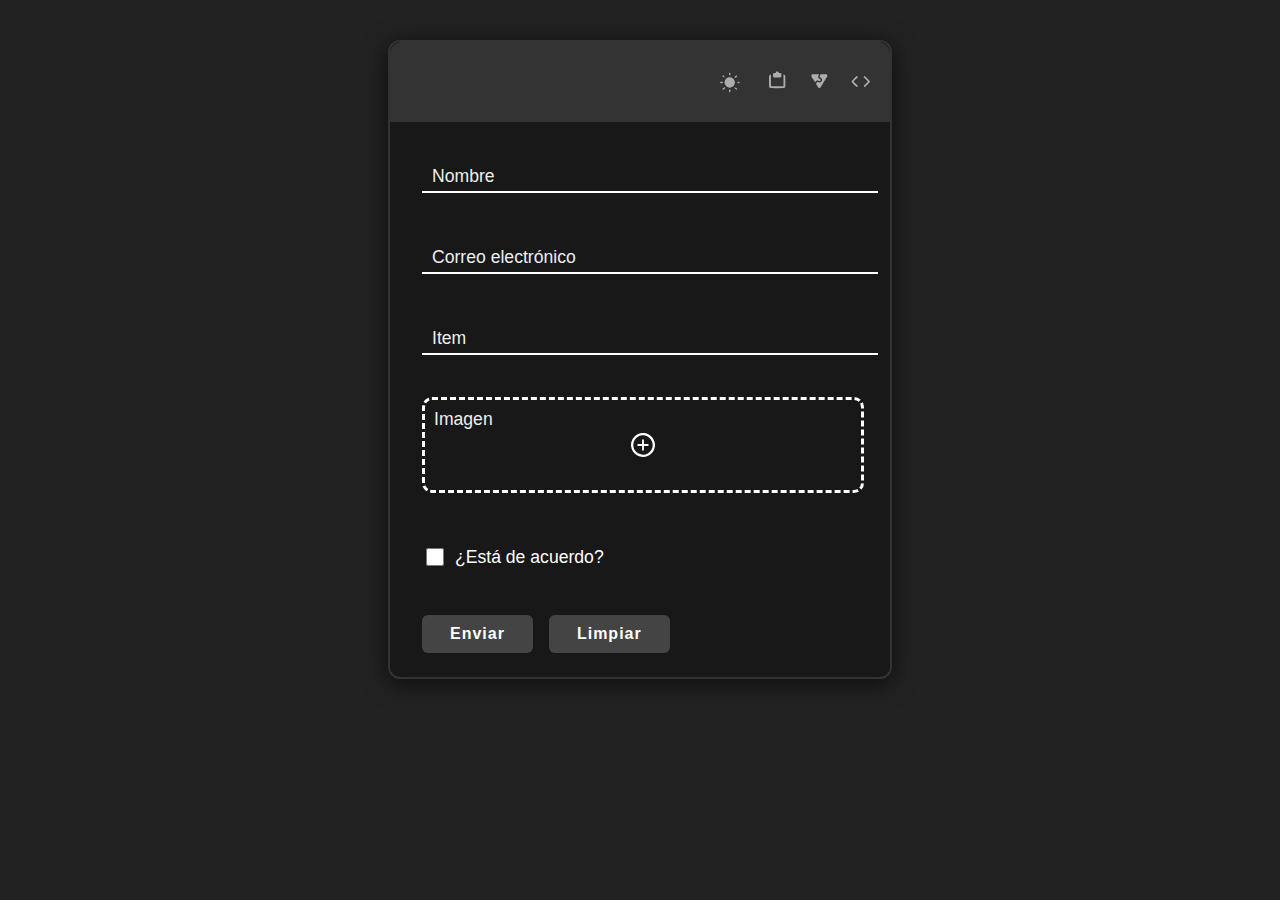
<file: Index/page01.html>
<!DOCTYPE html>
<html lang="es">
<head>
  <meta charset="UTF-8">
  <title>Ventana con Formulario e Iconos SVG</title>
  <link rel="stylesheet" href="page01.css">
</head>
<body>
  <div class="window">
    <div class="window-header">
      <!-- Iconos SVG externos -->
      <img src="icono-home.svg" alt="Home" class="icon-svg icon-home">
      <img src="icono-usuario.svg" alt="Usuario" class="icon-svg">
      <img src="icono-correo.svg" alt="Correo" class="icon-svg">
      <img src="icono-engranaje.svg" alt="Engranaje" class="icon-svg">
    </div>
    <form class="window-form">
      <div class="input-group">
        <input type="text" id="name" name="name" required placeholder=" ">
        <label for="name">Nombre</label>
      </div>
      <div class="input-group">
        <input type="email" id="email" name="email" required placeholder=" ">
        <label for="email">Correo electrónico</label>
      </div>
      <div class="input-group">
        <input type="text" id="item" name="item" required placeholder=" ">
        <label for="item">Item</label>
      </div>
      <div class="input-group image-group">
        <label class="image-label">Imagen</label>
        <div class="image-drop" id="image-drop">
          <img src="icono-imagen.svg" alt="Imagen" class="image-logo">
          <input type="file" id="image-input" name="image-input" accept="image/*" style="display:none;">
          <span id="image-path" class="image-path"></span>
        </div>
      </div>
      <div class="checkbox-group">
        <input type="checkbox" id="agree" name="agree">
        <label for="agree">¿Está de acuerdo?</label>
      </div>
      <div class="button-group">
        <button type="submit">Enviar</button>
        <button type="reset">Limpiar</button>
      </div>
    </form>
  </div>
  <script>
const imageDrop = document.getElementById('image-drop');
const imageInput = document.getElementById('image-input');
const imagePath = document.getElementById('image-path');

// Click en el área abre el selector de archivos
imageDrop.addEventListener('click', () => imageInput.click());

// Drag & Drop visual feedback
imageDrop.addEventListener('dragover', e => {
  e.preventDefault();
  imageDrop.classList.add('dragover');
});
imageDrop.addEventListener('dragleave', e => {
  e.preventDefault();
  imageDrop.classList.remove('dragover');
});
imageDrop.addEventListener('drop', e => {
  e.preventDefault();
  imageDrop.classList.remove('dragover');
  if (e.dataTransfer.files.length) {
    imageInput.files = e.dataTransfer.files;
    showPath();
  }
});

// Cuando se selecciona archivo
imageInput.addEventListener('change', showPath);

function showPath() {
  if (imageInput.files.length) {
    imagePath.textContent = imageInput.files[0].name;
  } else {
    imagePath.textContent = '';
  }
}
</script>
</body>
</html>
</file>
<file: style.css>
body {
    background: #000000; /* Fondo blanco */
}
.container {
    background: #181818;
    border-radius: 8px;
    border: 1px solid #333;
    padding: 24px 16px;
    max-width: 1000px;
    margin: 32px auto;
}

.slider-row {
    margin-bottom: 32px;
}

.slider-label {
    color: #fff;
    font-size: 16px;
    font-weight: 500;
    margin-bottom: 8px;
    display: block;
}

.slider-container {
    display: flex;
    align-items: center;
    background: transparent;
    padding: 0;
    border-radius: 0;
}

.icon {
    width: 28px;
    height: 28px;
    margin-right: 12px;
    filter: brightness(2);
}

.icon.right {
    margin-left: 12px;
    margin-right: 0;
}

.slider {
    flex: 1;
    accent-color: #bbb;
    background: #333;
    border-radius: 6px;
    height: 8px;
    -webkit-appearance: none;
    appearance: none;
}
.slider::-webkit-slider-runnable-track {
    background: #444;
    height: 8px;
    border-radius: 6px;
}
.slider::-webkit-slider-thumb {
    background: #bbb;
}

.color-card {
    margin-top: 40px;
    background: #000000;
    border-radius: 20px;
    box-shadow: 0 4px 16px rgba(158, 114, 240, 0.12);
    padding: 24px 20px;
    max-width: 350px;
    margin-left: auto;
    margin-right: auto;
    color: #fff;
    border: 1px solid #333;
}

.color-preview {
    width: 100%;
    height: 80px;
    border-radius: 16px;
    border: 2px solid #9c8f95;
    margin-bottom: 24px;
    background: rgb(80, 165, 92);
}

.color-controls {
    display: flex;
    flex-direction: column;
    gap: 16px;
}

.color-row {
    display: flex;
    align-items: center;
    gap: 12px;
}

.color-row label {
    width: 20px;
    font-weight: bold;
    color: #ffffff;
}

.color-row input[type="range"] {
    flex: 1;
    accent-color: #96888f;
    height: 4px;
    border-radius: 6px;
}
</file>
<file: styles.css>
:root { --bg:#fafafa; --fg:#222; --acc:#0a7cff; --card:#fff; --muted:#666; }
* { box-sizing: border-box; }
body { font-family: system-ui, Segoe UI, Arial; background: var(--bg); color: var(--fg); margin: 0; }
.container { max-width: 900px; margin: 32px auto; padding: 24px; background: var(--card); border: 1px solid #eee; border-radius: 12px; }
h1 { margin: 0 0 8px; }
h2 { margin: 16px 0 8px; color: var(--muted); font-weight: 500; }
form { display: grid; grid-template-columns: 1fr 1fr; gap: 12px 16px; margin-top: 8px; }
.form-row { display: flex; flex-direction: column; gap: 6px; }
label { font-size: 0.95rem; color: var(--muted); }
input, select { padding: 10px; border: 1px solid #ddd; border-radius: 8px; font-size: 1rem; }
button, .btn {
  background: var(--acc); color: white; border: none; padding: 12px 16px; border-radius: 8px; cursor: pointer; font-weight: 600;
}
.actions { grid-column: 1 / -1; display: flex; gap: 12px; margin-top: 4px; }
.table { width: 100%; border-collapse: collapse; margin-top: 12px; }
.table th, .table td { border: 1px solid #eee; padding: 10px; text-align: left; }
small.hint { color: var(--muted); }
a.btn { display: inline-block; text-decoration: none; }
@media (max-width: 720px) { form { grid-template-columns: 1fr; } }
</file>
<file: page01.css>
* {
    box-sizing: border-box;
}

body {
    background: #f6f5f7;
    display: flex;
    justify-content: center;
    align-items: center;
    flex-direction: column;
    font-family: 'Montserrat', sans-serif;
    height: 100vh;
    margin: 20px 0 50px;
}

h1 {
    font-weight: bold;
    margin: 0;
}


a {
    color: #333;
    font-size: 14px;
    text-decoration: none;
    margin: 15px 0;
}

button {
    border-radius: 20px;
    border: 1px solid #B6B09F;
    background-color: #B6B09F;
    color: #FFFFFF;
    font-size: 12px;
    font-weight: bold;
    padding: 12px 45px;
    letter-spacing: 1px;
    text-transform: uppercase;
    transition: transform 80ms ease-in;
    cursor: pointer;
}

/* Agrupa y alinea el checkbox y su label a la izquierda */
.checkbox-group {
    display: flex;
    align-items: center;
    justify-content: flex-start;
    gap: 8px;
    margin: 50px 0 5px 0; /* Aumenta el margen superior */
    width: 100%;
}

/* Checkbox simple y limpio */
input[type="checkbox"] {
    accent-color: #B6B09F;
    width: 18px;
    height: 18px;
    margin: 0;
    cursor: pointer;
}

/* Label alineado y con partes en azul */
.label-checkbox {
    font-size: 15px;
    color: #333;
    user-select: none;
}

.label-checkbox .terms-link {
    color: #4356b7;
    text-decoration: none;
    font-weight: bold;
    margin-left: 2px;
}

button.ghost {
    background-color: transparent;
    border-color: #FFFFFF;
    color: #fff;
}

form {
    background-color: #FFFFFF;
    display: flex;
    align-items: center;
    justify-content: center;
    flex-direction: column;
    padding: 0 50px;
    height: 100%;
    text-align: center;
    gap: 6px;
}

input {
    background-color: #eee;
    border: none;
    padding: 12px 15px;
    margin: 8px 0;
    width: 100%;
}

.container {
    background-color: #fff;
    border-radius: 10px;
    box-shadow: 0 14px 28px rgba(0,0,0,0.25), 
                0 10px 10px rgba(0,0,0,0.22);
    position: relative;
    overflow: hidden;
    width: 900px;
    max-width: 100%;
    min-height: 650px;
}

.form-container {
    position: absolute;
    top: 0;
    height: 100%;
    transition: all 0.6s ease-in-out;
}

.sign-in-container {
    left: 0;
    width: 50%;
    z-index: 2;
    transition: all 0.6s ease-in-out;
}

.sign-up-container {
    left: 0;
    width: 50%;
    opacity: 0;
    z-index: 1;
    transition: all 0.6s ease-in-out;
}

.overlay-container {
    position: absolute;
    top: 0;
    left: 50%;
    width: 50%;
    height: 100%;
    overflow: hidden;
    transition: transform 0.6s ease-in-out;
    z-index: 100;
}

.overlay {
    background: #EAE4D5;
    background: linear-gradient(to right, #B6B09F, #000000);
    color: #FFFFFF;
    position: relative;
    left: -100%;
    height: 100%;
    width: 200%;
    transform: translateX(0);
    transition: transform 0.6s ease-in-out;
}

.overlay-panel {
    position: absolute;
    display: flex;
    flex-direction: column;
    align-items: center;
    justify-content: center;
    padding: 0 40px;
    text-align: center;
    top: 0;
    height: 100%;
    width: 50%;
    transform: translateX(0);
    transition: transform 0.6s ease-in-out;
}

.overlay-left {
    left: 0;
}

.overlay-right {
    right: 0;
}

.social-container {
    margin: 20px 0;
}

.social-container a {
    border: 1px solid #DDDDDD;
    border-radius: 50%;
    display: inline-flex;
    justify-content: center;
    align-items: center;
    margin: 0 5px;
    height: 40px;
    width: 40px;
}
/* Botón con flecha alineada y tamaño de letra */
.btn-flex {
    display: inline-flex;
    align-items: center;
    gap: 10px;
    font-size: 1.1rem;
}

.icon-arrow {
    width: 1.2em;
    height: 1.2em;
    vertical-align: middle;
}

.overlay-panel label.ghost {
    background: transparent ;
    color: #fff ;
    border: 2px solid #fff ;
    border-radius: 30px;
    padding: 12px 45px;
    font-weight: bold;
    letter-spacing: 2px;
    transition: background 0.3s, color 0.3s;
    cursor: pointer;
    box-sizing: border-box;
}
.overlay-panel label.ghost:hover {
    background: #fff ;
    color: #B6B09F ; 
}

/* --- Label flotante y línea inferior animada --- */
.input-group {
    position: relative;
    width: 100%;
    margin: 18px 0 0 0;
}

.input-group input[type="text"],
.input-group input[type="email"],

.input-group input[type="password"] {
    background: none;
    border: none;
    border-bottom: 2px solid #ccc;
    outline: none;
    width: 100%;
    padding: 12px 0 8px 0;
    font-size: 16px;
    transition: border-color 0.3s;
    z-index: 1;
    position: relative;
}

.input-group label {
    position: absolute;
    top: 12px;
    left: 0;
    color: #aaa;
    font-size: 16px;
    pointer-events: none;
    transition: 0.3s cubic-bezier(.4,0,.2,1);
    background: transparent;
    z-index: 2;
}

.input-group input:focus {
    border-bottom: 2px solid #B6B09F;
}

.input-group input:focus + label,
.input-group input:not(:placeholder-shown) + label {
    top: -10px;
    font-size: 13px;
    color: #B6B09F;
    background: #fff;
    padding: 0 4px;
}

/* --- Área de arrastrar y soltar archivo --- */
.inputfile {
  width: 0.1px;
  height: 0.1px;
  opacity: 0;
  overflow: hidden;
  position: absolute;
  z-index: -1;
}
.drop-label {
  display: flex;
  align-items: center;
  justify-content: center;
  border: 2px dashed #B6B09F;
  border-radius: 10px;
  height: 50px;
  width: 100%;
  min-width: 200px;
  cursor: pointer;
  background: #faf9f6;
  transition: border-color 0.3s;
  gap: 12px;
  position: relative;
}
.drop-label:hover, .inputfile:focus + .drop-label {
  border-color: #4356b7;
  background: #f0f4ff;
}
.svg-container {
  display: flex;
  align-items: center;
  justify-content: center;
  height: 100%;
}
.svg-icon {
  height: 32px;
  width: 32px;
  display: block;
}
.drop-text {
  color: #888;
  font-size: 15px;
  margin-left: 8px;
}
.file-path {
  color: #4356b7;
  font-size: 13px;
  margin-left: 8px;
  max-width: 180px;
  overflow: hidden;
  text-overflow: ellipsis;
  white-space: nowrap;
  display: inline-block;
  vertical-align: middle;
}


/* Transición usando checkbox */
#toggle-panel:checked ~ .container .sign-in-container {
    transform: translateX(100%);
    opacity: 0;
    z-index: 1;
}
#toggle-panel:checked ~ .container .sign-up-container {
    transform: translateX(100%);
    opacity: 1;
    z-index: 2;
}
#toggle-panel:checked ~ .container .overlay-container {
    transform: translateX(-100%);
}
#toggle-panel:checked ~ .container .overlay {
    transform: translateX(50%);
}
#toggle-panel:checked ~ .container .overlay-left {
    transform: translateX(0);
}
#toggle-panel:checked ~ .container .overlay-right {
    transform: translateX(20%);
}
</file>
<file: page02.css>
body {
    background: #000000; /* Fondo blanco */
}
.container {
    background: #181818;
    border-radius: 8px;
    border: 1px solid #333;
    padding: 24px 16px;
    max-width: 1000px;
    margin: 32px auto;
}

.slider-row {
    margin-bottom: 32px;
}

.slider-label {
    color: #fff;
    font-size: 16px;
    font-weight: 500;
    margin-bottom: 8px;
    display: block;
}

.slider-container {
    display: flex;
    align-items: center;
    background: transparent;
    padding: 0;
    border-radius: 0;
}

.icon {
    width: 28px;
    height: 28px;
    margin-right: 12px;
    filter: brightness(2);
}

.icon.right {
    margin-left: 12px;
    margin-right: 0;
}

.slider {
    flex: 1;
    accent-color: #bbb;
    background: #333;
    border-radius: 6px;
    height: 8px;
    -webkit-appearance: none;
    appearance: none;
}
.slider::-webkit-slider-runnable-track {
    background: #444;
    height: 8px;
    border-radius: 6px;
}
.slider::-webkit-slider-thumb {
    background: #bbb;
}

.color-card {
    margin-top: 40px;
    background: #000000;
    border-radius: 20px;
    box-shadow: 0 4px 16px rgba(158, 114, 240, 0.12);
    padding: 24px 20px;
    max-width: 350px;
    margin-left: auto;
    margin-right: auto;
    color: #fff;
    border: 1px solid #333;
}

.color-preview {
    width: 100%;
    height: 80px;
    border-radius: 16px;
    border: 2px solid #9c8f95;
    margin-bottom: 24px;
    background: rgb(80, 165, 92);
}

.color-controls {
    display: flex;
    flex-direction: column;
    gap: 16px;
}

.color-row {
    display: flex;
    align-items: center;
    gap: 12px;
}

.color-row label {
    width: 20px;
    font-weight: bold;
    color: #ffffff;
}

.color-row input[type="range"] {
    flex: 1;
    accent-color: #96888f;
    height: 4px;
    border-radius: 6px;
}
</file>
<file: css/style.css>
/* ---- ESTILOS GENERALES ---- */
body {
    margin: 0;
    font-family: 'Montserrat', sans-serif;
    background-color: #f4f4f4;
    color: #333;
}

.container {
    max-width: 1200px;
    margin: 0 auto;
    padding: 20px;
    text-align: center;
}

/* ---- ENCABEZADO ---- */
.header {
    background-color: #f86932;
    color: white;
    padding: 60px 20px;
    border-bottom-left-radius: 80px;
    border-bottom-right-radius: 80px;
    margin-bottom: 40px;
}

.header h1 {
    margin: 0;
    font-size: 2.5rem; /* 40px */
}

.header p {
    max-width: 600px;
    margin: 15px auto 0;
    line-height: 1.6;
    font-size: 1rem; /* 16px */
}

/* ---- GALERÍA DE IMÁGENES ---- */
.gallery-container {
    display: grid;
    gap: 20px;
    /* Por defecto para pantallas extra grandes (>1200px) */
    grid-template-columns: repeat(3, 1fr);
}

.gallery-item img {
    width: 100%;
    height: 100%;
    object-fit: cover; /* Asegura que la imagen cubra el contenedor sin deformarse */
    display: block;
    border-radius: 10px;
    transition: opacity 0.3s ease; /* Transición suave para el efecto hover */
}

/* ---- EFECTO HOVER EN IMÁGENES ---- */
.gallery-item img:hover {
    opacity: 0.9; /* Opacidad del 10% más, interpretado como una leve transparencia */
}

/* ---- PIE DE PÁGINA ---- */
.footer {
    margin-top: 30px;
    display: flex;
    flex-direction: column;
    align-items: center;
}

.credits {
    font-size: 0.8rem; /* 12.8px */
    color: #888;
    margin: 0 0 20px 0;
}

.btn {
    background-color: #f86932;
    color: white;
    border: none;
    padding: 15px 40px;
    border-radius: 30px;
    font-weight: bold;
    font-size: 1rem; /* 16px */
    cursor: pointer;
    transition: background-color 0.3s ease;
}

.btn:hover {
    background-color: #e05a27;
}


/* ---- DISEÑO RESPONSIVO (MEDIA QUERIES) ---- */
/* c. Se agrega diseño responsivo con flexbox y media queries. [cite: 4] */

/* Grande (<1200px) */
/* No se necesita una regla específica si 1200px es el ancho máximo del contenedor principal. */

/* Mediano (<900px) */
@media (max-width: 899px) {
    .gallery-container {
        grid-template-columns: repeat(2, 1fr);
    }

    .header h1 {
        font-size: 2.2rem;
    }
}

/* Pequeño (<480px) */
@media (max-width: 479px) {
    .gallery-container {
        grid-template-columns: 1fr; /* Una sola columna */
    }

    .header {
        padding: 40px 15px;
        border-bottom-left-radius: 40px;
        border-bottom-right-radius: 40px;
    }

    .header h1 {
        font-size: 1.8rem;
    }

    .header p {
        font-size: 0.9rem;
    }
}
</file>
<file: Index/page01.css>
body {
  background: #222;
  font-family: Arial, sans-serif;
  margin: 0;
  padding: 0;
}
.window {
  background: #181818;
  width: 500px;
  margin: 40px auto;
  border-radius: 12px;
  box-shadow: 0 4px 24px #000a;
  padding: 0 0 24px 0;
  border: 2px solid #333;
}
.window-header {
  background: #333;
  border-radius: 12px 12px 0 0;
  padding: 16px;
  display: flex;
  justify-content: flex-end;
  align-items: center;
  gap: 18px;
}
.icon-svg {
  width: 24px;
  height: 24px;
  opacity: 0.6;
  filter: invert(1);
  transition: opacity 0.2s, filter 0.2s;
  cursor: pointer;
}
.icon-svg:hover {
  opacity: 1;
  filter: invert(0.5) sepia(1) saturate(5) hue-rotate(200deg);
}

.icon-home {
  width: 48px;
  height: 48px;
}
.window-form {
  padding: 32px 32px 0 32px;
  display: flex;
  flex-direction: column;
  gap: 18px;
}
.input-group {
  position: relative;
  margin-bottom: 24px;
}
.input-group input {
  width: 100%;
  padding: 8px 10px 8px 10px; /* padding-top reducido */
  border: none;
  border-bottom: 2px solid #fff;
  background: transparent;
  color: #fff;
  font-size: 1.1rem;
  outline: none;
  transition: border-color 0.3s;
}
.input-group label {
  position: absolute;
  left: 10px;
  top: 12px; /* más cerca de la línea base del texto */
  color: #eee;
  font-size: 1.1rem;
  pointer-events: none;
  background: transparent;
  transition:
    color 0.3s,
    top 0.3s,
    font-size 0.3s;
}
.input-group input:focus {
  border-bottom: 2px solid #1d52a2;
}
.input-group input:focus + label,
.input-group input:not(:placeholder-shown) + label {
  top: -10px;
  font-size: 0.9rem;
  color: #0066ff;
  background: #181818;
  padding: 0 4px;
}
.window-form .checkbox-group {
  display: flex;
  align-items: center;
  gap: 8px;
  margin: 10px 0 18px 0;
}
.checkbox-group label {
  color: #fff;
  font-size: 1.1rem;
}
.window-form input[type="checkbox"] {
  accent-color: #1d52a2;
  width: 18px;
  height: 18px;
}
.window-form .button-group {
  display: flex;
  gap: 16px;
  margin-top: 10px;
}
.window-form button {
  padding: 10px 28px;
  border: none;
  border-radius: 6px;
  background: #444;
  color: #fff;
  font-size: 1rem;
  cursor: pointer;
  font-weight: bold;
  letter-spacing: 1px;
  transition: background 0.2s;
}
.window-form button:hover {
  background: #1d52a2;
  color: #222;
}
.image-group {
  margin-bottom: 24px;
  position: relative;
}

.image-label {
  display: block;
  color: #eee;
  font-size: 1rem;
  margin-bottom: 6px;
  margin-left: 2px;
}

.image-drop {
  width: 100%;
  height: 90px;
  border: 3px dashed #fff;
  border-radius: 10px;
  display: flex;
  align-items: center;
  justify-content: center;
  background: transparent;
  cursor: pointer;
  position: relative;
  transition: border-color 0.3s;
}

.image-drop.dragover {
  border-color: #1d52a2;
  background: #222;
}

.image-logo {
  width: 24px;
  height: 24px;
  display: block;
  filter: invert(1);
}

.image-path {
  color: #fff;
  font-size: 0.95rem;
  word-break: break-all;
}
</file>
